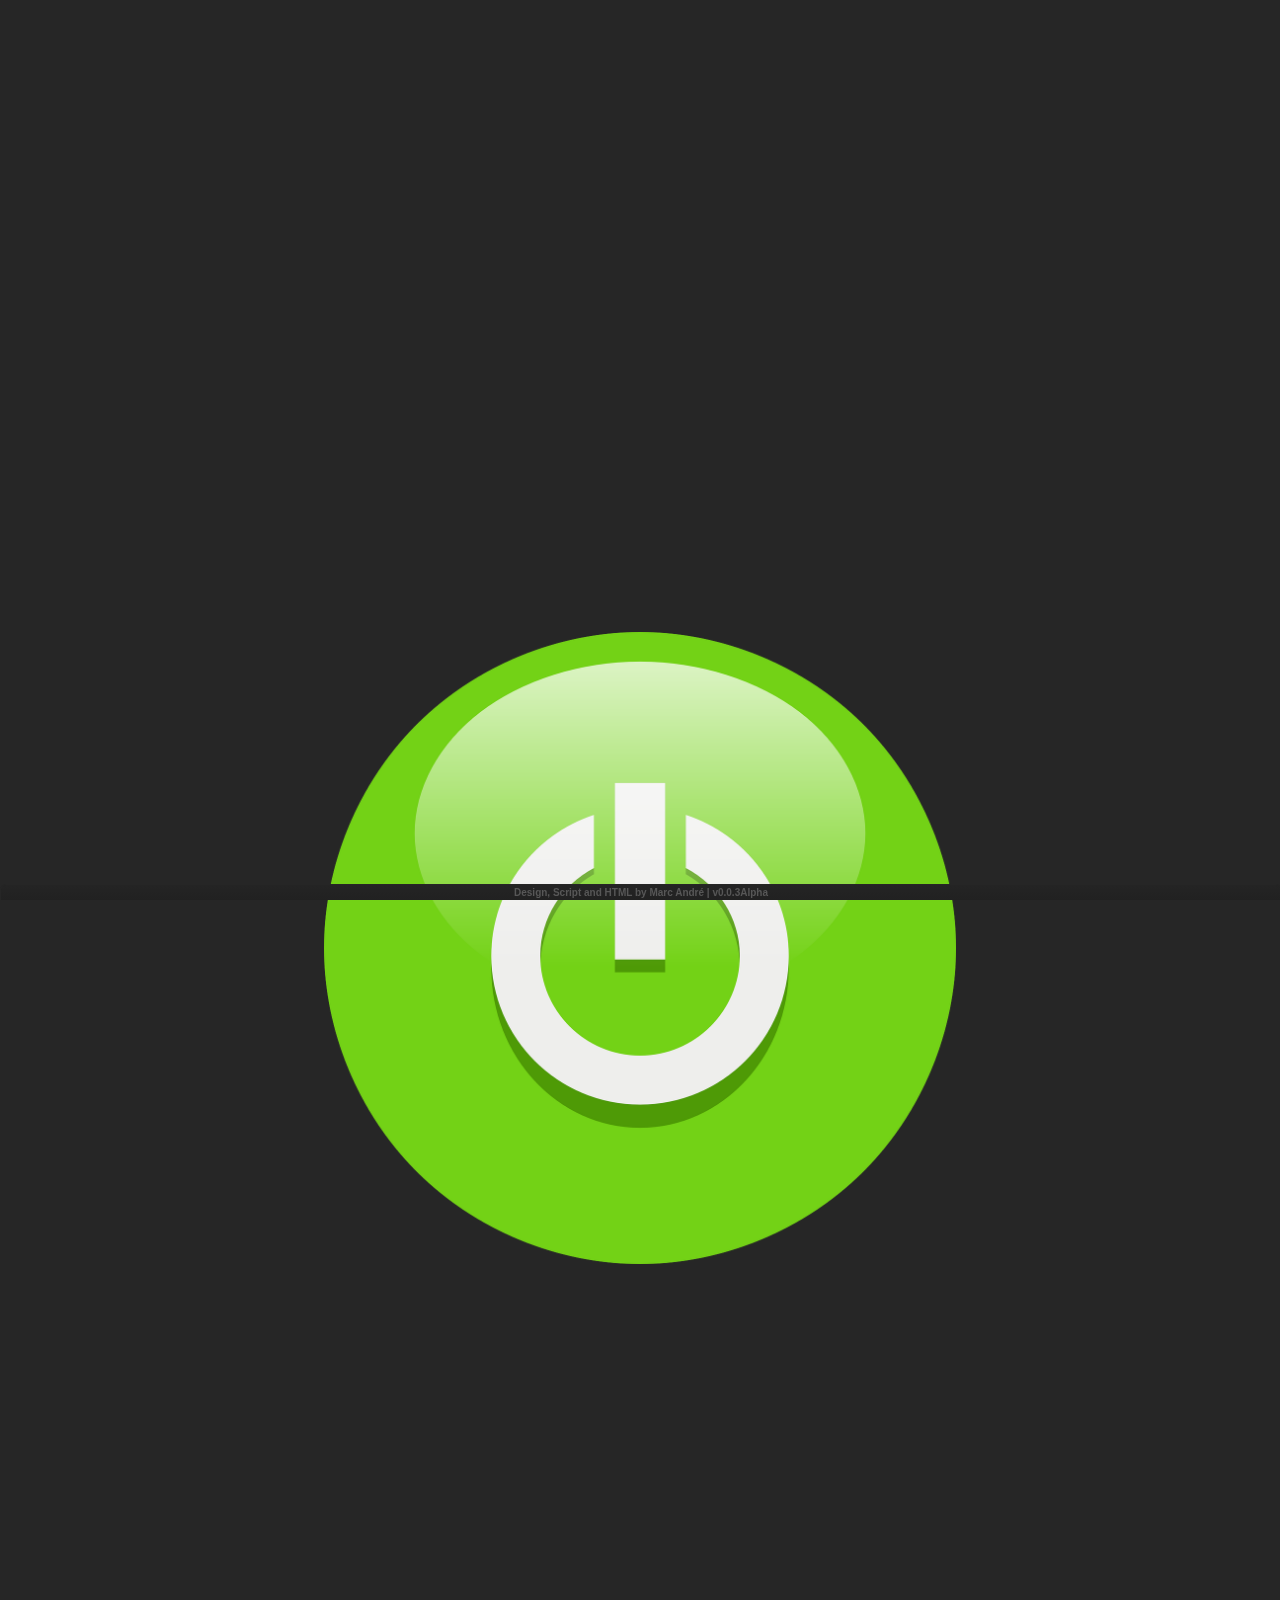
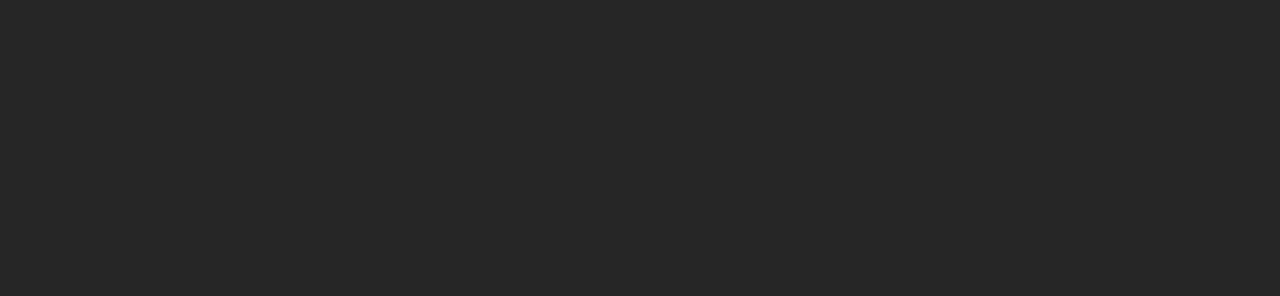
<file: app/index.html>
<!DOCTYPE html>
<html lang="en">
<head>
    <meta charset="UTF-8">
    <meta http-equiv="X-UA-Compatible" content="IE=edge">
    <meta name="viewport" content="width=device-width, initial-scale=1.0">
    <link rel="stylesheet" href="css/main.css">
    <link rel="stylesheet" href="css/menubtn.css">
    <link rel="stylesheet" href="css/footerbtn.css">
    <title>Startscreen</title>
</head>
<body class="background">
    <div>
        <a href="menu.html"><img src="img/start.png" class="center"></a>
    </div>
</body>
<footer class="footer"><center><a href="" class="footerbtn" style="border-bottom-width: 0px;">Design, Script and HTML by Marc André | v0.0.3Alpha</a></center></footer>
</html>
</file>
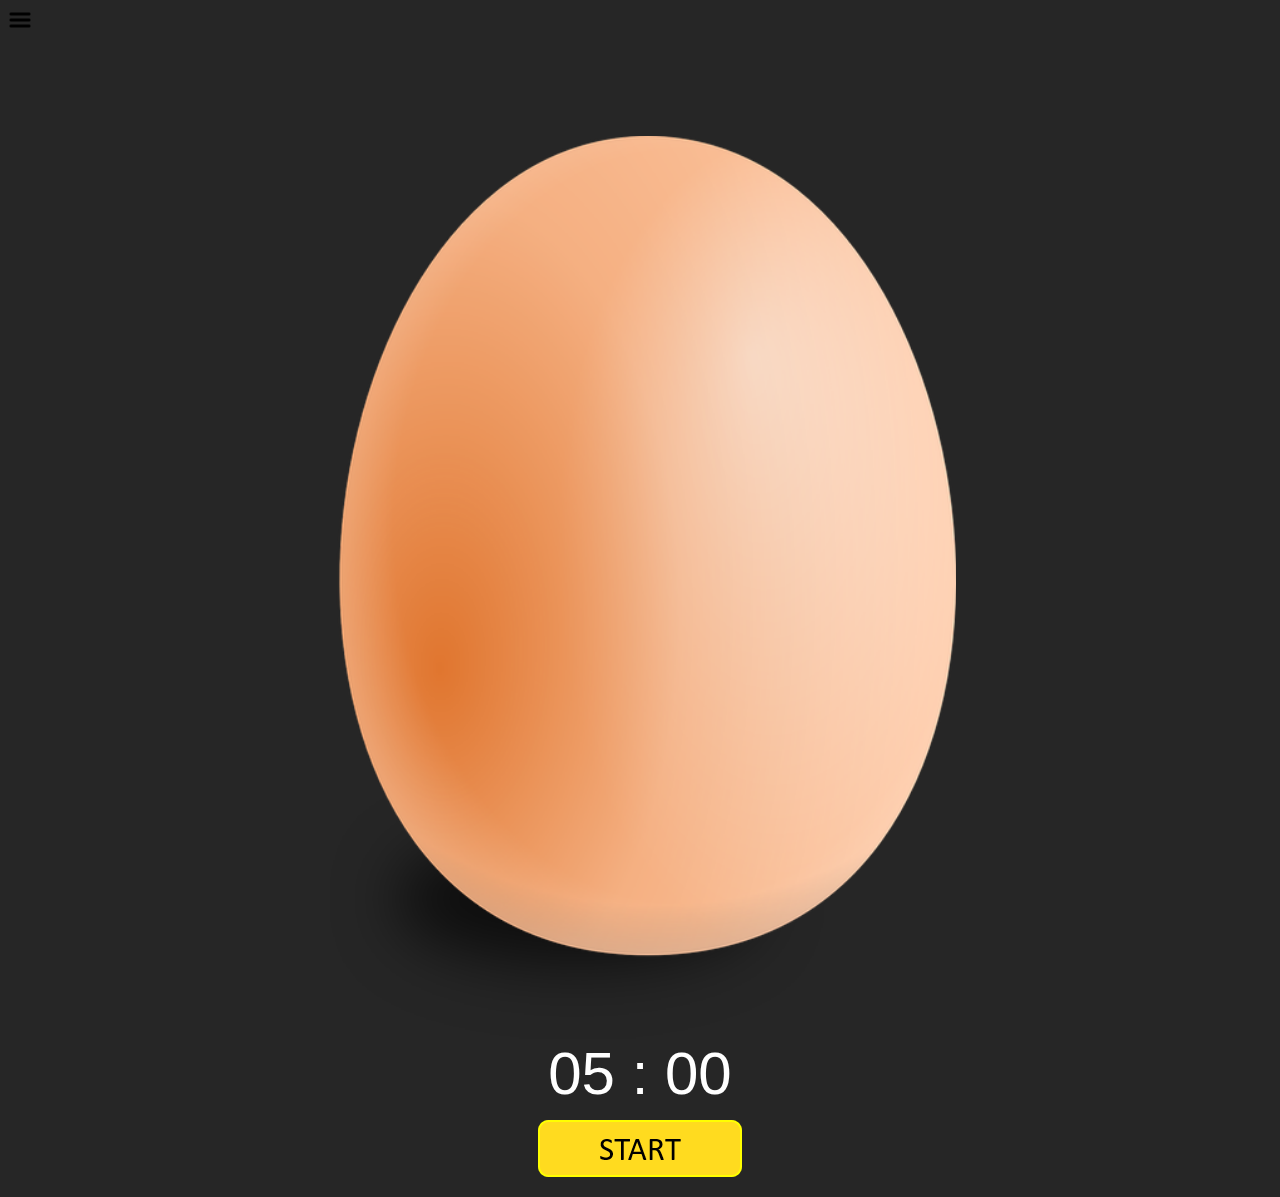
<file: app/apps/Eieruhr/index.html>
<!DOCTYPE html>
<html lang="en">

<head>
    <meta charset="UTF-8">
    <meta http-equiv="X-UA-Compatible" content="IE=edge">
    <meta name="viewport" content="width=device-width, initial-scale=1.0">
    <title>eggclock.html</title>
    <link rel="manifest" href="manifest.json">

    <style>
        .background-dark {
            background-color: #262626;
        }
        
        .center {
            display: flex;
            justify-content: center;
        }
        
        .margin-top {
            margin-top: 100px;
        }
        
        .timer {
            font-size: 60px;
            color: white;
            font-family: 'Roboto', sans-serif;
        }
    </style>
    <style>
        .footer {
            position: fixed;
            left: 0;
            bottom: 0;
            width: 100%;
            background-color: red;
            color: white;
            text-align: center;
        }
    </style>
    <script>
        let alarm = new Audio('alarm.mp3');
        let timerStarted = false;


        function startTimer() {
            if (!timerStarted) {
                let startTime = new Date().getTime();
                let fiveMinutes = 1000 * 60 * 5;
                let endTime = startTime + fiveMinutes;


                setInterval(function() {
                    let timeLeft = endTime - new Date().getTime();


                    if (timeLeft > 0) {
                        let minutes = timeLeft / (1000 * 60);
                        minutes = Math.floor(minutes);
                        let seconds = (timeLeft / 1000) % 60;
                        seconds = Math.round(seconds);
                        seconds = ('0' + seconds).slice(-2);
                        let text = '0'  +  minutes  +  ' : '  +  seconds;
                        timer.innerHTML = text;
                    } else {
                        alarm.play();
                        timer.innerHTML = '00 : 00';
                    }
                }, 1000);
                timerStarted = true;
            }
        }
    </script>

</head>

<body class="background-dark">
    <div>
        <a href="../../menu.html"><img src="img/menu.png" width="24" height="24"></a>
    </div>


    <div class="center margin-top">
        <img src="img/egg.png" style="display: block;margin-left: auto;margin-top: auto;margin-bottom: -100px;margin-right: auto;width: 50%;">
    </div>


    <div class="center margin-top timer" id="timer">05 : 00</div>


    <div class="center margin-top timer" style="margin-top: 10px;">
        <img onclick="startTimer()" src="img/button.png">
    </div>
</body>

</html>
</file>
<file: app/css/main.css>
.background {
    background-color: #262626;
}

.center {
    display: block;
    margin-left: auto;
    margin-top: 50%;
    margin-bottom: 50%;
    margin-right: auto;
    width: 50%;
  }
</file>
<file: app/css/menubtn.css>
a {
	text-decoration: none;
	color: black;
}
.footer {
	position: fixed;
	left: 0;
	bottom: 0;
	width: 100%;
	text-align: center;
}

.menutopbtn {
	border-top-width: 0px;border-bottom-width: 0px;
	background:-webkit-gradient( linear, left top, left bottom, color-stop(0.05, #212121), color-stop(1, #292929) );
	background:-moz-linear-gradient( center top, #212121 5%, #292929 100% );
	filter:progid:DXImageTransform.Microsoft.gradient(startColorstr='#212121', endColorstr='#292929');
	background-color:#212121;
	-webkit-border-top-left-radius:6px;
	-moz-border-radius-topleft:6px;
	border-top-left-radius:6px;
	-webkit-border-top-right-radius:6px;
	-moz-border-radius-topright:6px;
	border-top-right-radius:6px;
	-webkit-border-bottom-right-radius:0px;
	-moz-border-radius-bottomright:0px;
	border-bottom-right-radius:0px;
	-webkit-border-bottom-left-radius:0px;
	-moz-border-radius-bottomleft:0px;
	border-bottom-left-radius:0px;
text-indent:0;
	border:1px solid #000000;
	display:inline-block;
	color:#bababa;
	font-family:arial;
	font-size:15px;
	font-weight:bold;
	font-style:normal;
height:25px;
	line-height:25px;
width:200px;
	text-decoration:none;
	text-align:center;
}.menutopbtn:hover {
	border-top-width: 0px;border-bottom-width: 0px;
	background:-webkit-gradient( linear, left top, left bottom, color-stop(0.05, #292929), color-stop(1, #212121) );
	background:-moz-linear-gradient( center top, #292929 5%, #212121 100% );
	filter:progid:DXImageTransform.Microsoft.gradient(startColorstr='#292929', endColorstr='#212121');
	background-color:#292929;
}.menutopbtn:active {
	border-top-width: 0px;border-bottom-width: 0px;
	position:relative;
	top:1px;
}

.menumidbtn {
	border-top-width: 0px;border-bottom-width: 0px;
	background:-webkit-gradient( linear, left top, left bottom, color-stop(0.05, #292929), color-stop(1, #292929) );
	background:-moz-linear-gradient( center top, #292929 5%, #292929 100% );
	filter:progid:DXImageTransform.Microsoft.gradient(startColorstr='#292929', endColorstr='#292929');
	background-color:#292929;
	-webkit-border-top-left-radius:0px;
	-moz-border-radius-topleft:0px;
	border-top-left-radius:0px;
	-webkit-border-top-right-radius:0px;
	-moz-border-radius-topright:0px;
	border-top-right-radius:0px;
	-webkit-border-bottom-right-radius:0px;
	-moz-border-radius-bottomright:0px;
	border-bottom-right-radius:0px;
	-webkit-border-bottom-left-radius:0px;
	-moz-border-radius-bottomleft:0px;
	border-bottom-left-radius:0px;
text-indent:0;
	border:1px solid #000000;
	display:inline-block;
	color:#bababa;
	font-family:arial;
	font-size:15px;
	font-weight:bold;
	font-style:normal;
height:25px;
	line-height:25px;
width:200px;
	text-decoration:none;
	text-align:center;
}.menumidbtn:hover {
	border-top-width: 0px;border-bottom-width: 0px;
	background:-webkit-gradient( linear, left top, left bottom, color-stop(0.05, #292929), color-stop(1, #292929) );
	background:-moz-linear-gradient( center top, #292929 5%, #292929 100% );
	filter:progid:DXImageTransform.Microsoft.gradient(startColorstr='#292929', endColorstr='#292929');
	background-color:#292929;
}.menumidbtn:active {
	border-top-width: 0px;border-bottom-width: 0px;
	position:relative;
	top:1px;
}

.menubottombtn {
	border-top-width: 0px;border-bottom-width: 0px;
	background:-webkit-gradient( linear, left top, left bottom, color-stop(0.05, #292929), color-stop(1, #212121) );
	background:-moz-linear-gradient( center top, #292929 5%, #212121 100% );
	filter:progid:DXImageTransform.Microsoft.gradient(startColorstr='#292929', endColorstr='#212121');
	background-color:#292929;
	-webkit-border-top-left-radius:0px;
	-moz-border-radius-topleft:0px;
	border-top-left-radius:0px;
	-webkit-border-top-right-radius:0px;
	-moz-border-radius-topright:0px;
	border-top-right-radius:0px;
	-webkit-border-bottom-right-radius:6px;
	-moz-border-radius-bottomright:6px;
	border-bottom-right-radius:6px;
	-webkit-border-bottom-left-radius:6px;
	-moz-border-radius-bottomleft:6px;
	border-bottom-left-radius:6px;
text-indent:0;
	border:1px solid #000000;
	display:inline-block;
	color:#bababa;
	font-family:arial;
	font-size:15px;
	font-weight:bold;
	font-style:normal;
height:25px;
	line-height:25px;
width:200px;
	text-decoration:none;
	text-align:center;
}.menubottombtn:hover {
	border-top-width: 0px;border-bottom-width: 0px;
	background:-webkit-gradient( linear, left top, left bottom, color-stop(0.05, #212121), color-stop(1, #292929) );
	background:-moz-linear-gradient( center top, #212121 5%, #292929 100% );
	filter:progid:DXImageTransform.Microsoft.gradient(startColorstr='#212121', endColorstr='#292929');
	background-color:#212121;
}.menubottombtn:active {
	border-top-width: 0px;border-bottom-width: 0px;
	position:relative;
	top:1px;
}

h1 {text-align: center;}

.btncenter {margin-top: 50px;margin-bottom: 50px;}
</file>
<file: app/css/footerbtn.css>
.footerbtn {
	background:-webkit-gradient( linear, left top, left bottom, color-stop(0.05, #242424), color-stop(1, #212121) );
	background:-moz-linear-gradient( center top, #242424 5%, #212121 100% );
	filter:progid:DXImageTransform.Microsoft.gradient(startColorstr='#242424', endColorstr='#212121');
	background-color:#242424;
	-webkit-border-top-left-radius:6px;
	-moz-border-radius-topleft:6px;
	border-top-left-radius:6px;
	-webkit-border-top-right-radius:6px;
	-moz-border-radius-topright:6px;
	border-top-right-radius:6px;
	-webkit-border-bottom-right-radius:0px;
	-moz-border-radius-bottomright:0px;
	border-bottom-right-radius:0px;
	-webkit-border-bottom-left-radius:0px;
	-moz-border-radius-bottomleft:0px;
	border-bottom-left-radius:0px;
text-indent:0px;
	border:1px solid #262626;
	display:inline-block;
	color:#575757;
	font-family:arial;
	font-size:10px;
	font-weight:bold;
	font-style:normal;
height:15px;
	line-height:15px;
width:100%;
	text-decoration:none;
	text-align:center;
}.footerbtn:hover {
	background:-webkit-gradient( linear, left top, left bottom, color-stop(0.05, #212121), color-stop(1, #242424) );
	background:-moz-linear-gradient( center top, #212121 5%, #242424 100% );
	filter:progid:DXImageTransform.Microsoft.gradient(startColorstr='#212121', endColorstr='#242424');
	background-color:#212121;
}.footerbtn:active {
	position:relative;
	top:1px;
}
</file>
